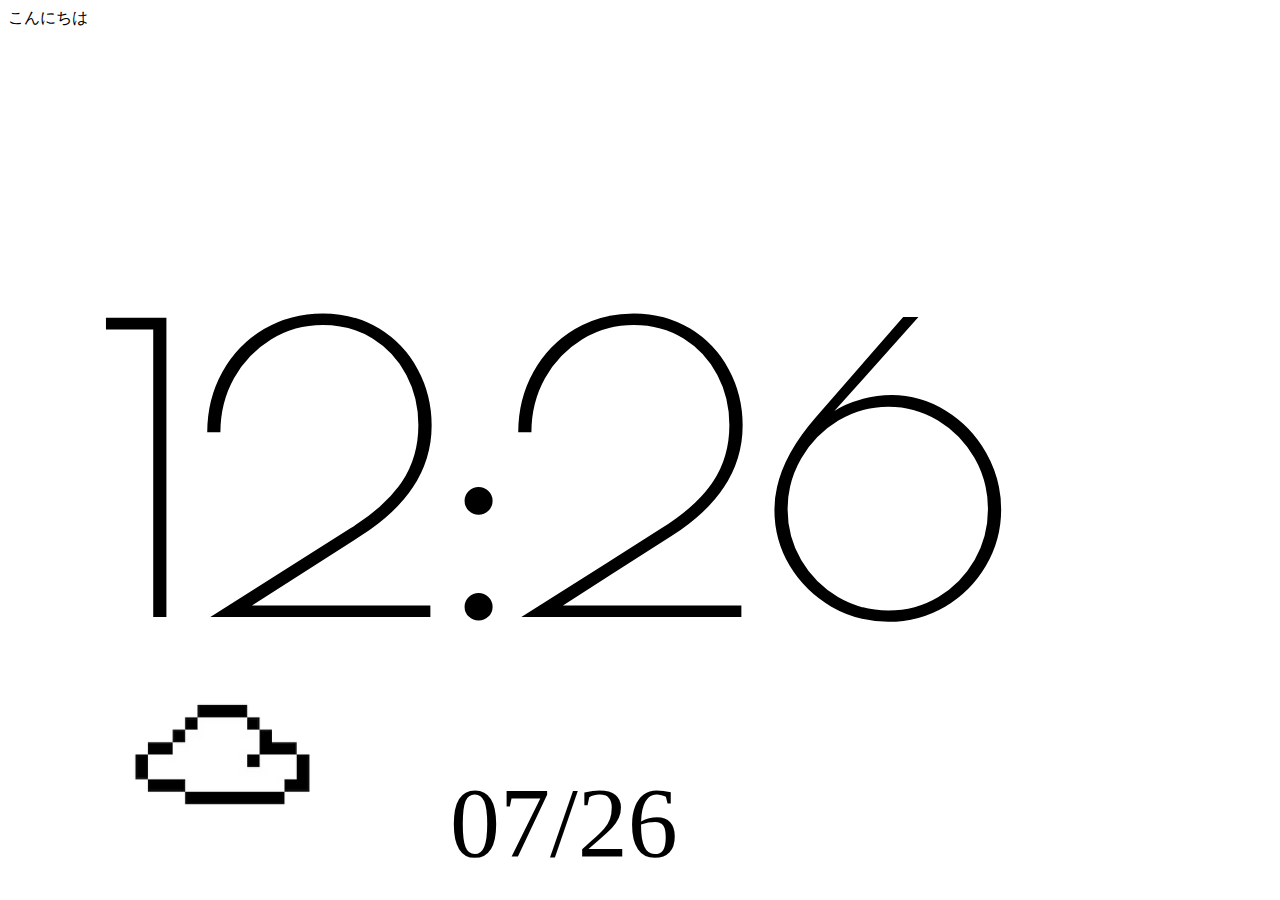
<file: web/sigma boy/index.html>
<!DOCTYPE html>
<head>
  <title>benri</title>
  <meta charset="UTF-8">
  <style>
    .hidden {
      display: none;
    }
  </style>
<link rel="preconnect" href="https://fonts.googleapis.com">
<link rel="preconnect" href="https://fonts.gstatic.com" crossorigin>
<link href="https://fonts.googleapis.com/css2?family=Funnel+Sans:ital,wght@0,300..800;1,300..800&family=Poiret+One&display=swap" rel="stylesheet">
<link rel="stylesheet" href="style.css">
</head>
<body>
    <div id = "jikoku"></div>
    <div id = "hiduke"></div>
    <div id = "kion"></div>
    <div id = "kakuritu"></div>
    <div id = "tenki"></div>
    <div id = "morning" class="hidden">おはようございます</div>
    <div id = "afternoon" class="hidden">こんにちは</div>
    <div id = "evening" class="hidden">こんばんは</div>
  <h2>
  <img id = "hare" src="taiyou.png" class="hidden">
  <img id = "ame" src="ame.png" class="hidden">
  <img id = "kumori" src="kumo.png" class="hidden">
  <img id = "yuki" src="yuki.png" class="hidden">
  <img id = "tuki" src = "tuki.png" class = "hidden">
  <img id = "ellor" src="きんもい.png" class ="hidden">
  <div id = "aaa"></div>
  </h2>
  <script src="tenki.js"></script>
</body>
</file>
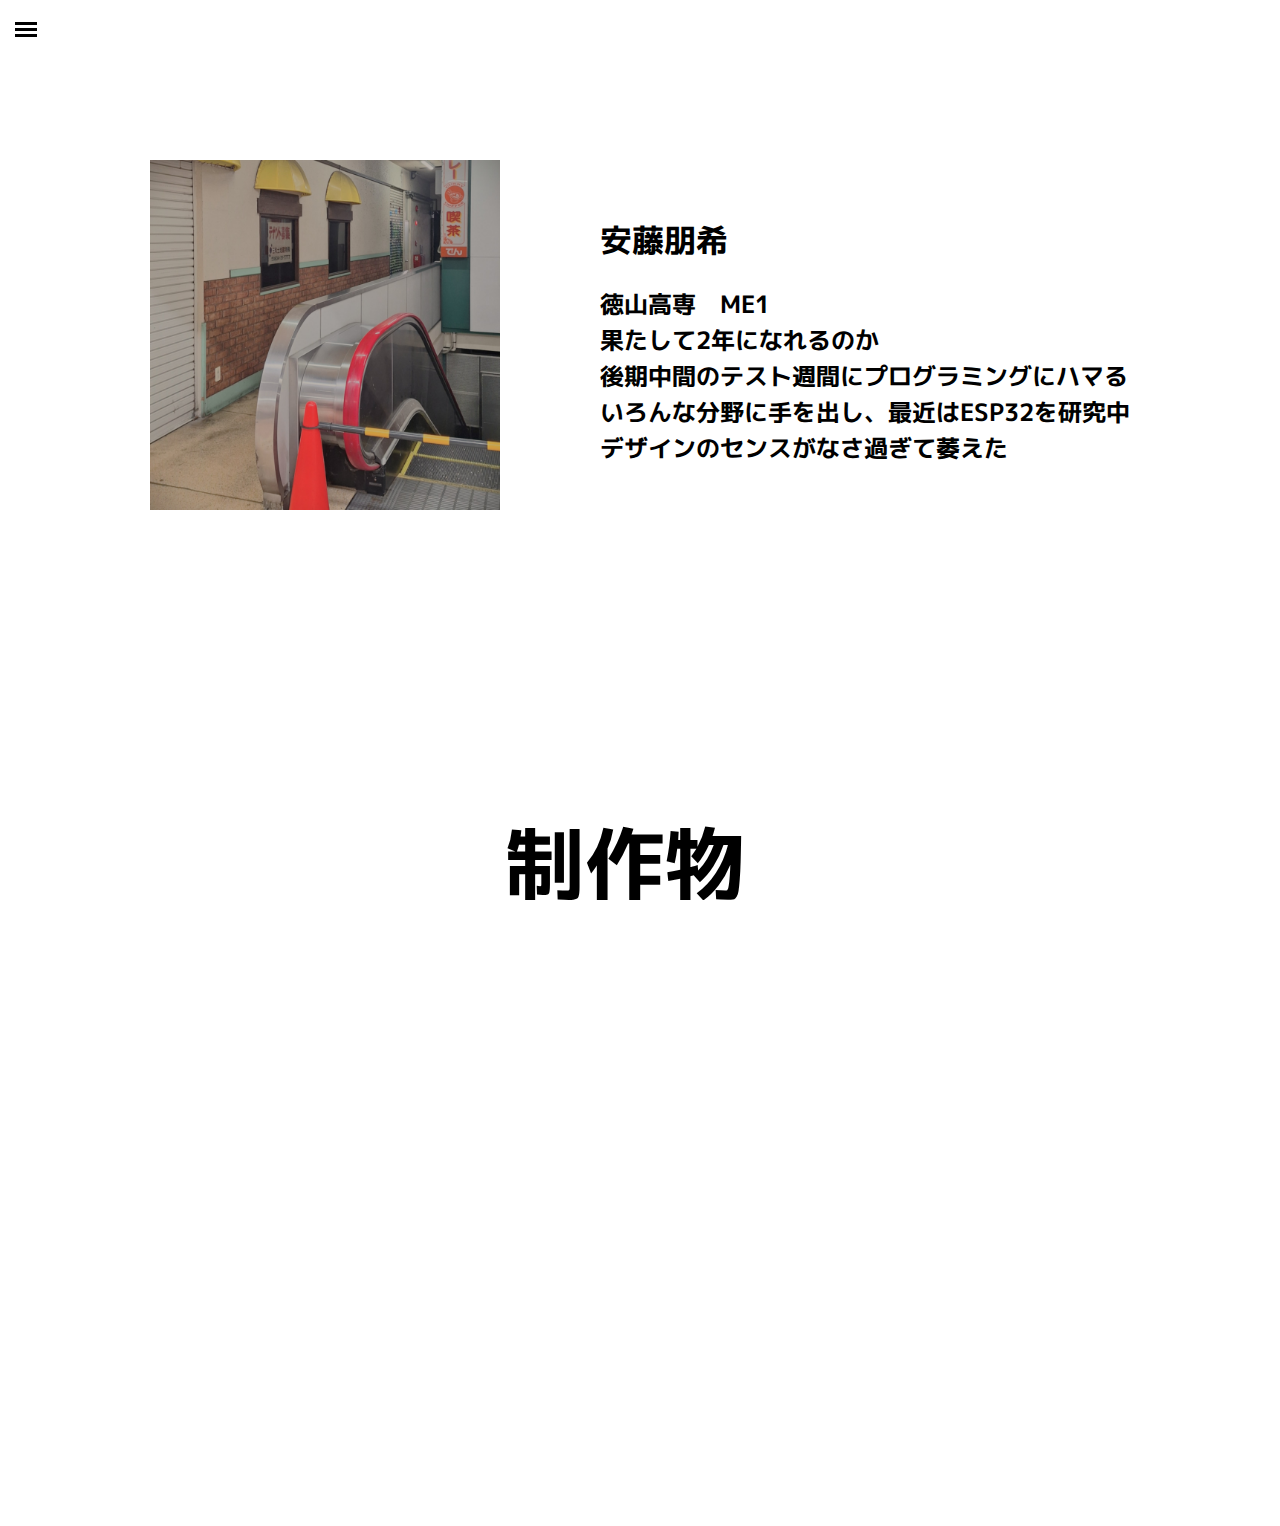
<file: web/mikan_web/about_mikan/index.html>
<!DOCTYPE html>
<head>
    <link rel="stylesheet" href="style.css">
    <link rel="preconnect" href="https://fonts.googleapis.com">
    <link rel="preconnect" href="https://fonts.gstatic.com" crossorigin>
    <link href="https://fonts.googleapis.com/css2?family=M+PLUS+1p&display=swap" rel="stylesheet">
</head>
<body>
<div class="header"></div>
  <input type="checkbox" class="openSidebarMenu" id="openSidebarMenu">
  <label for="openSidebarMenu" class="sidebarIconToggle">
    <div class="spinner diagonal part-1"></div>
    <div class="spinner horizontal"></div>
    <div class="spinner diagonal part-2"></div>
  </label>
  <div id="sidebarMenu">
    <ul class="sidebarMenuInner">
      <li><a href="/web/mikan_web/about_mikan/index.html" id="mikan">mikan <span>about me</span></a></li>
      <li><a href="https://x.com/mikan_desuffhs?t=BODYbxZoaxao66vGZjAAEw&s=09" target="_blank">Twitter</a></li>
      <li><a href="https://www.instagram.com/mikan_strawberry?igsh=eHJ3NmU4azdqaWxk" target="_blank">Instagram</a></li>
      <li><a href="/web/mikan_web/index.html" >home</a></li>
    </ul>
  </div>
  <div id='center' class="main center">
    <img src="\web\mikan_web\image\pic.jpg" class="image">
    <div id="introduce">
    <h1>安藤朋希</h1>
    <h2>
    徳山高専　ME1<br>
    果たして2年になれるのか<br>
    後期中間のテスト週間にプログラミングにハマる<br>
    いろんな分野に手を出し、最近はESP32を研究中<br>
    デザインのセンスがなさ過ぎて萎えた
    <h2>
    <p id="test">konnnichiwa</p>
    </div>
        <h1 id="seisakubutu">制作物</h1>
        <div class="seisaku_link">
        <a href="\web\sigma boy">
        <img src="\web\mikan_web\image\tenki.png" class="tenki">
        </a>
        </div>
  </div>
</body>
</file>
<file: web/sigma boy/style.css>
#jikoku {
    font-family: "Poiret One", serif;
    font-size: 400px; /* フォントサイズを縮小 */
    position: fixed;
    bottom: 200px; /* 位置を調整 */
    left: 100px; /* 位置を調整 */
}

#hiduke {
    font-size: 100px; /* フォントサイズを縮小 */
    position: fixed;
    left: 450px; /* 位置を調整 */
    bottom: 20px; /* 位置を調整 */
}

#kakuritu {
    font-size: 90px; /* フォントサイズを縮小 */
    position: fixed;
    bottom: 150px; /* 位置を調整 */
    left: 450px; /* 位置を調整 */
}

#kion {
    font-size: 100px; /* フォントサイズを縮小 */
    position: fixed;
    left: 750px; /* 位置を調整 */
    bottom: 20px; /* 位置を調整 */
}

h2 img {
    width: 250px; /* サイズを縮小 */
    position: fixed;
    bottom: 20px; /* 位置を調整 */
    left: 100px; /* 位置を調整 */
}
</file>
<file: web/mikan_web/about_mikan/style.css>
@import url('https://fonts.googleapis.com/css2?family=M+PLUS+1p&display=swap');
html, body {
    overflow-x: hidden;
    height: 100%;
}
body {
    background: #fff;
    padding: 0;
    margin: 0;
    font-family: "M PLUS 1p", sans-serif;
}
.header {
    display: block;
    margin: 0 auto;
    width: 4.5%;
    max-width: 100%;
    box-shadow: none;
    background-color: #2d6ecf00;
    position: fixed;
    height: 60px!important;
    overflow: hidden;
    z-index: 10;
}
.main {
    margin: 0 auto;
    display: block;
    height: 100%;
    margin-top: 60px;
}
.mainInner{
    display: table;
    height: 100%;
    width: 100%;
    text-align: center;
}
.mainInner div{
    display:table-cell;
    vertical-align: middle;
    font-size: 3em;
    font-weight: bold;
    letter-spacing: 1.25px;
}
#sidebarMenu {
    z-index: 10;
    height: 120%;
    position: fixed;
    left: 0;
    width: 250px;
    transform: translateX(-250px);
    transition: transform 250ms ease-in-out;
    background-color: #2d6ecf;
}
.sidebarMenuInner{
    margin:0;
    padding:0;
    border-top: 1px solid rgba(255, 255, 255, 0.10);
}
.sidebarMenuInner{
    margin-top: 60px;
}
.sidebarMenuInner li{
    list-style: none;
    color: #fff;
    text-transform: uppercase;
    font-weight: bold;
    padding: 20px;
    cursor: pointer;
    border-bottom: 1px solid rgba(255, 255, 255, 0.10);
}
.sidebarMenuInner li span{
    display: block;
    font-size: 14px;
    color: rgba(255, 255, 255, 0.50);
}
.sidebarMenuInner li a{
    color: #fff;
    text-transform: uppercase;
    font-weight: bold;
    cursor: pointer;
    text-decoration: none;
}
input[type="checkbox"]:checked ~ #sidebarMenu {
    transform: translateX(0);
}

input[type=checkbox] {
    transition: all 0.3s;
    box-sizing: border-box;
    display: none;
}
.sidebarIconToggle {
    transition: all 0.3s;
    box-sizing: border-box;
    cursor: pointer;
    position: absolute;
    z-index: 99;
    height: 100%;
    width: 100%;
    top: 22px;
    left: 15px;
    height: 22px;
    width: 22px;
}
.spinner {
    transition: all 0.3s;
    box-sizing: border-box;
    position: absolute;
    height: 3px;
    width: 100%;
    background-color: #ffffff;
}
.horizontal {
    background-color: #000000;
    transition: all 0.3s;
    box-sizing: border-box;
    position: relative;
    float: left;
    margin-top: 3px;
}
.diagonal.part-1 {
    background-color: #000000;
    position: relative;
    transition: all 0.3s;
    box-sizing: border-box;
    float: left;
}
.diagonal.part-2 {
    background-color: #000000;
    transition: all 0.3s;
    box-sizing: border-box;
    position: relative;
    float: left;
    margin-top: 3px;
}
input[type=checkbox]:checked ~ .sidebarIconToggle > .horizontal {
    transition: all 0.3s;
    box-sizing: border-box;
    opacity: 0;
}
input[type=checkbox]:checked ~ .sidebarIconToggle > .diagonal.part-1 {
    transition: all 0.3s;
    box-sizing: border-box;
    transform: rotate(135deg);
    margin-top: 8px;
    background-color: #ffffff;
}
input[type=checkbox]:checked ~ .sidebarIconToggle > .diagonal.part-2 {
    transition: all 0.3s;
    box-sizing: border-box;
    transform: rotate(-135deg);
    margin-top: -9px;
    background-color: #ffffff;
}

.image{
    width: 350px;
    position: relative;
    left: 150px;
    top: 100px;
}

#introduce{
    position: relative;
    left: 600px;
    bottom: 220px;
}


#seisakubutu{
             position: relative;
             max-width: 245px;
             font-size: 80px;
             left: 500px;
             border-bottom: 4px solid #2d6ecf;
             padding: 5px;}

#test{
    position: relative;
    top: 1000px;
}
.tenki{
       max-width: 350px;
       position: relative;
       top: 50px;
       left: 30px;}
.tenki:hover{
    max-width: 350px;
    color: #bdbdbd;
	background: #bdbdbd;
	transition: color .3s, background .3s, transform .3s;}
</file>
